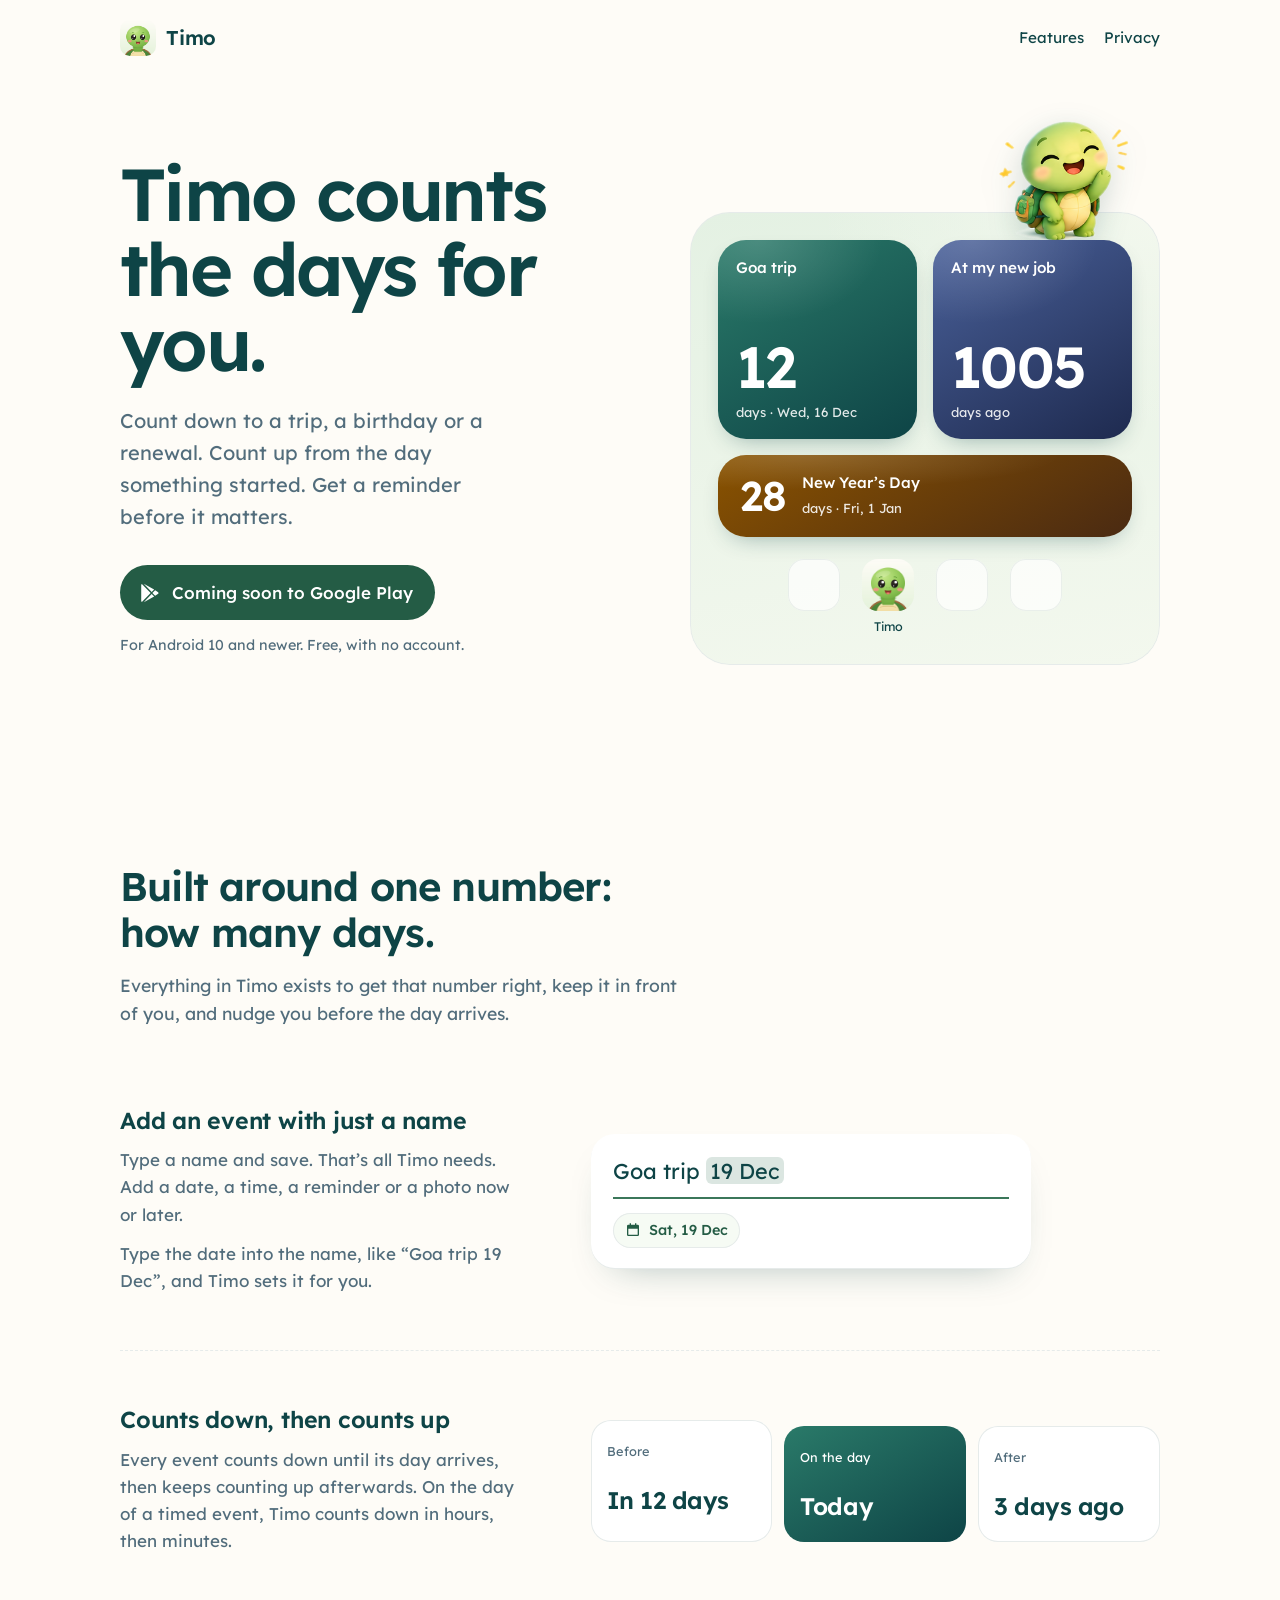
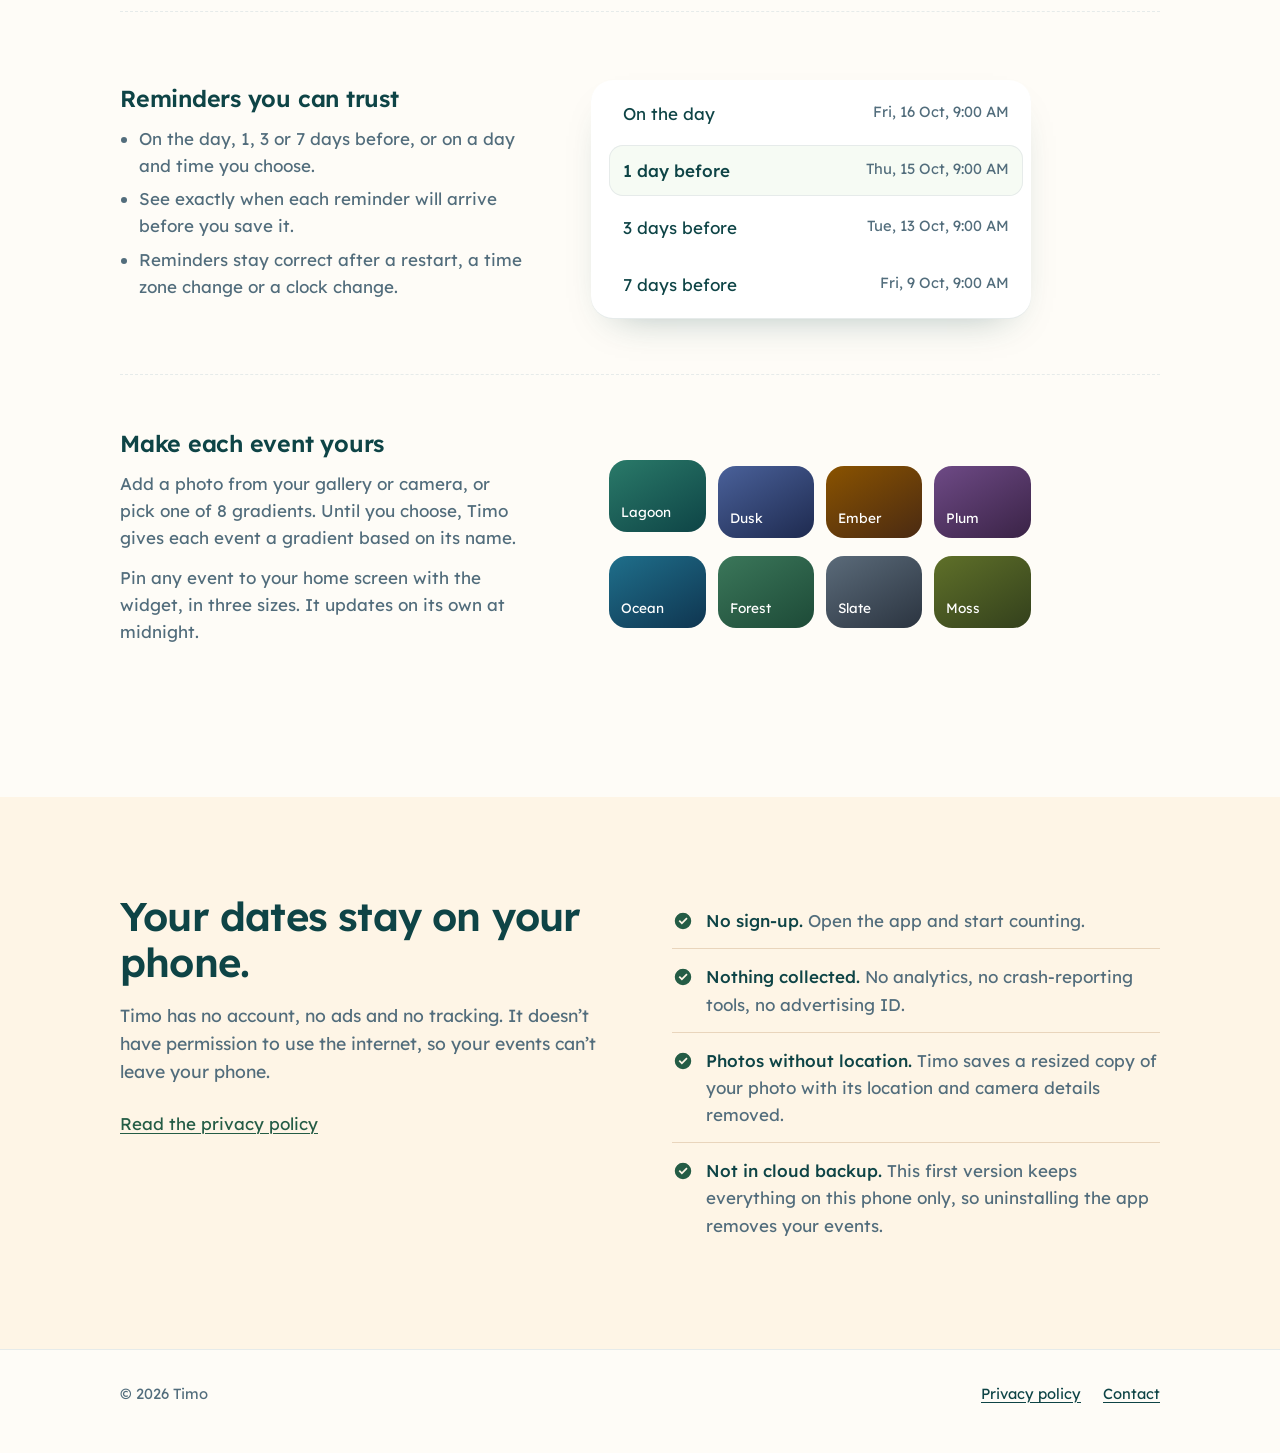
<file: index.html>
<!doctype html>
<html lang="en">
<head>
  <meta charset="utf-8">
  <meta name="viewport" content="width=device-width, initial-scale=1">
  <title>Timo — Days Counter &amp; Reminder</title>
  <meta name="description" content="Timo counts the days for you. Count down to a trip, a birthday or a renewal, count up from the day something started, and get reminded in time. No account, and your events stay on your phone.">
  <meta name="theme-color" content="#FEFCF7" media="(prefers-color-scheme: light)">
  <meta name="theme-color" content="#0F1F1C" media="(prefers-color-scheme: dark)">
  <link rel="icon" type="image/png" href="assets/img/favicon.png">
  <link rel="apple-touch-icon" href="assets/img/apple-touch-icon.png">

  <meta property="og:type" content="website">
  <meta property="og:title" content="Timo — Days Counter & Reminder">
  <meta property="og:description" content="Count down to big days, count up from milestones, and get reminded in time.">
  <meta property="og:image" content="https://lalkrishna.github.io/timo.github.io/assets/img/timo-share.png">
  <meta name="twitter:card" content="summary_large_image">

  <link rel="preconnect" href="https://fonts.googleapis.com">
  <link rel="preconnect" href="https://fonts.gstatic.com" crossorigin>
  <link href="https://fonts.googleapis.com/css2?family=Lexend:wght@400;500;600&display=swap" rel="stylesheet">
  <link rel="stylesheet" href="assets/styles.css">
</head>
<body>
  <a class="skip" href="#main">Skip to content</a>

  <header class="site-header">
    <div class="wrap">
      <a class="brand" href="./"><img src="assets/img/timo-icon.png" alt="" width="36" height="36">Timo</a>
      <nav class="site-nav" aria-label="Main">
        <a href="#features">Features</a>
        <a href="privacy/">Privacy</a>
      </nav>
    </div>
  </header>

  <main id="main">
    <section class="hero">
      <div class="wrap">
        <div>
          <h1>Timo counts the days for you.</h1>
          <p class="lede">Count down to a trip, a birthday or a renewal. Count up from the day something started. Get a reminder before it matters.</p>
          <!-- When the Play Store listing is public: change this to <a class="store" href="https://play.google.com/store/apps/details?id=app.philtre.timo"> and the text to "Get it on Google Play". -->
          <span class="store" aria-disabled="true">
            <svg viewBox="0 0 24 24" aria-hidden="true"><path fill="currentColor" d="M4.2 2.3a1.5 1.5 0 0 0-.7 1.3v16.8c0 .6.3 1 .7 1.3l9.6-9.7-9.6-9.7Zm10.7 8.6 2.7-2.7L6.3 1.8l8.6 9.1Zm0 2.2-8.6 9.1 11.3-6.4-2.7-2.7Zm3.8-4 2.9 1.7c1 .6 1 1.8 0 2.4l-2.9 1.7-3-2.9 3-2.9Z"/></svg>
            Coming soon to Google Play
          </span>
          <p class="store-note">For Android 10 and newer. Free, with no account.</p>
        </div>

        <div class="homescreen" aria-label="Timo widgets on an Android home screen">
          <img class="mascot" src="assets/img/timo-hello.png" alt="Timo the turtle waving" width="217" height="201">
          <div class="grid">
            <div class="widget lagoon" data-in-days="12">
              <span class="w-title">Goa trip</span>
              <span class="w-num" data-num>12</span>
              <span class="w-unit" data-unit>days</span>
            </div>
            <div class="widget dusk" data-since="2024-03-04">
              <span class="w-title">At my new job</span>
              <span class="w-num" data-num>960</span>
              <span class="w-unit" data-unit>days ago</span>
            </div>
            <div class="widget wide ember" data-next="01-01">
              <span class="w-num" data-num>73</span>
              <span class="w-text">
                <span class="w-title">New Year’s Day</span>
                <span class="w-unit" data-unit>days</span>
              </span>
            </div>
          </div>
          <div class="dock" aria-hidden="true">
            <span class="app"><span class="blank"></span></span>
            <span class="app"><img src="assets/img/timo-icon.png" alt="" width="52" height="52">Timo</span>
            <span class="app"><span class="blank"></span></span>
            <span class="app"><span class="blank"></span></span>
          </div>
        </div>
      </div>
    </section>

    <section class="section" id="features">
      <div class="wrap">
        <h2>Built around one number: how many days.</h2>
        <p class="intro">Everything in Timo exists to get that number right, keep it in front of you, and nudge you before the day arrives.</p>

        <div class="features">
          <div class="feature">
            <div>
              <h3>Add an event with just a name</h3>
              <p>Type a name and save. That’s all Timo needs. Add a date, a time, a reminder or a photo now or later.</p>
              <p>Type the date into the name, like “Goa trip 19 Dec”, and Timo sets it for you.</p>
            </div>
            <div class="quickadd" aria-hidden="true">
              <div class="qa-field">Goa trip <mark>19 Dec</mark></div>
              <span class="qa-chip">
                <svg viewBox="0 0 24 24"><path fill="currentColor" d="M7 2h2v2h6V2h2v2h2a2 2 0 0 1 2 2v13a2 2 0 0 1-2 2H5a2 2 0 0 1-2-2V6a2 2 0 0 1 2-2h2V2Zm12 8H5v9h14v-9Z"/></svg>
                Sat, 19 Dec
              </span>
            </div>
          </div>

          <div class="feature">
            <div>
              <h3>Counts down, then counts up</h3>
              <p>Every event counts down until its day arrives, then keeps counting up afterwards. On the day of a timed event, Timo counts down in hours, then minutes.</p>
            </div>
            <ol class="flip" aria-label="One event over time">
              <li><span class="when">Before</span><span class="count">In 12 days</span></li>
              <li class="today"><span class="when">On the day</span><span class="count">Today</span></li>
              <li><span class="when">After</span><span class="count">3 days ago</span></li>
            </ol>
          </div>

          <div class="feature">
            <div>
              <h3>Reminders you can trust</h3>
              <ul>
                <li>On the day, 1, 3 or 7 days before, or on a day and time you choose.</li>
                <li>See exactly when each reminder will arrive before you save it.</li>
                <li>Reminders stay correct after a restart, a time zone change or a clock change.</li>
              </ul>
            </div>
            <ul class="reminders" aria-label="Example reminder options for an event on Friday 16 October">
              <li><span>On the day</span><span>Fri, 16 Oct, 9:00 AM</span></li>
              <li class="on"><span>1 day before</span><span>Thu, 15 Oct, 9:00 AM</span></li>
              <li><span>3 days before</span><span>Tue, 13 Oct, 9:00 AM</span></li>
              <li><span>7 days before</span><span>Fri, 9 Oct, 9:00 AM</span></li>
            </ul>
          </div>

          <div class="feature">
            <div>
              <h3>Make each event yours</h3>
              <p>Add a photo from your gallery or camera, or pick one of 8 gradients. Until you choose, Timo gives each event a gradient based on its name.</p>
              <p>Pin any event to your home screen with the widget, in three sizes. It updates on its own at midnight.</p>
            </div>
            <ul class="swatches" aria-label="The 8 gradients">
              <li class="lagoon">lagoon</li>
              <li class="dusk">dusk</li>
              <li class="ember">ember</li>
              <li class="plum">plum</li>
              <li class="ocean">ocean</li>
              <li class="forest">forest</li>
              <li class="slate">slate</li>
              <li class="moss">moss</li>
            </ul>
          </div>
        </div>
      </div>
    </section>

    <section class="section privacy-band" id="privacy">
      <div class="wrap">
        <div>
          <h2>Your dates stay on your phone.</h2>
          <p class="intro">Timo has no account, no ads and no tracking. It doesn’t have permission to use the internet, so your events can’t leave your phone.</p>
          <p class="more"><a href="privacy/">Read the privacy policy</a></p>
        </div>
        <ul>
          <li><strong>No sign-up.</strong> Open the app and start counting.</li>
          <li><strong>Nothing collected.</strong> No analytics, no crash-reporting tools, no advertising ID.</li>
          <li><strong>Photos without location.</strong> Timo saves a resized copy of your photo with its location and camera details removed.</li>
          <li><strong>Not in cloud backup.</strong> This first version keeps everything on this phone only, so uninstalling the app removes your events.</li>
        </ul>
      </div>
    </section>
  </main>

  <footer class="site-footer">
    <div class="wrap">
      <span>© <span data-year>2026</span> Timo</span>
      <nav aria-label="Footer">
        <a href="privacy/">Privacy policy</a>
        <a href="mailto:806lalkrishna@gmail.com?subject=Timo">Contact</a>
      </nav>
    </div>
  </footer>

  <script>
    (function () {
      var DAY = 86400000;
      var WD = ["Sun", "Mon", "Tue", "Wed", "Thu", "Fri", "Sat"];
      var MO = ["Jan", "Feb", "Mar", "Apr", "May", "Jun", "Jul", "Aug", "Sep", "Oct", "Nov", "Dec"];
      function startOfDay(d) { return new Date(d.getFullYear(), d.getMonth(), d.getDate()); }
      function diffDays(a, b) { return Math.round((startOfDay(b) - startOfDay(a)) / DAY); }
      function label(d) { return WD[d.getDay()] + ", " + d.getDate() + " " + MO[d.getMonth()]; }
      function set(el, n, unit) {
        el.querySelector("[data-num]").textContent = n;
        el.querySelector("[data-unit]").textContent = unit;
      }
      var today = startOfDay(new Date());

      document.querySelectorAll("[data-in-days]").forEach(function (el) {
        var n = +el.dataset.inDays;
        var d = new Date(today.getFullYear(), today.getMonth(), today.getDate() + n);
        set(el, n, (n === 1 ? "day" : "days") + " · " + label(d));
      });
      document.querySelectorAll("[data-since]").forEach(function (el) {
        var p = el.dataset.since.split("-");
        var d = new Date(+p[0], +p[1] - 1, +p[2]);
        var n = diffDays(d, today);
        set(el, n, (n === 1 ? "day" : "days") + " ago");
      });
      document.querySelectorAll("[data-next]").forEach(function (el) {
        var p = el.dataset.next.split("-");
        var d = new Date(today.getFullYear(), +p[0] - 1, +p[1]);
        if (d < today) d = new Date(today.getFullYear() + 1, +p[0] - 1, +p[1]);
        var n = diffDays(today, d);
        if (n === 0) set(el, "Today", label(d));
        else set(el, n, (n === 1 ? "day" : "days") + " · " + label(d));
      });
      document.querySelectorAll("[data-year]").forEach(function (el) { el.textContent = today.getFullYear(); });
    })();
  </script>
</body>
</html>
</file>
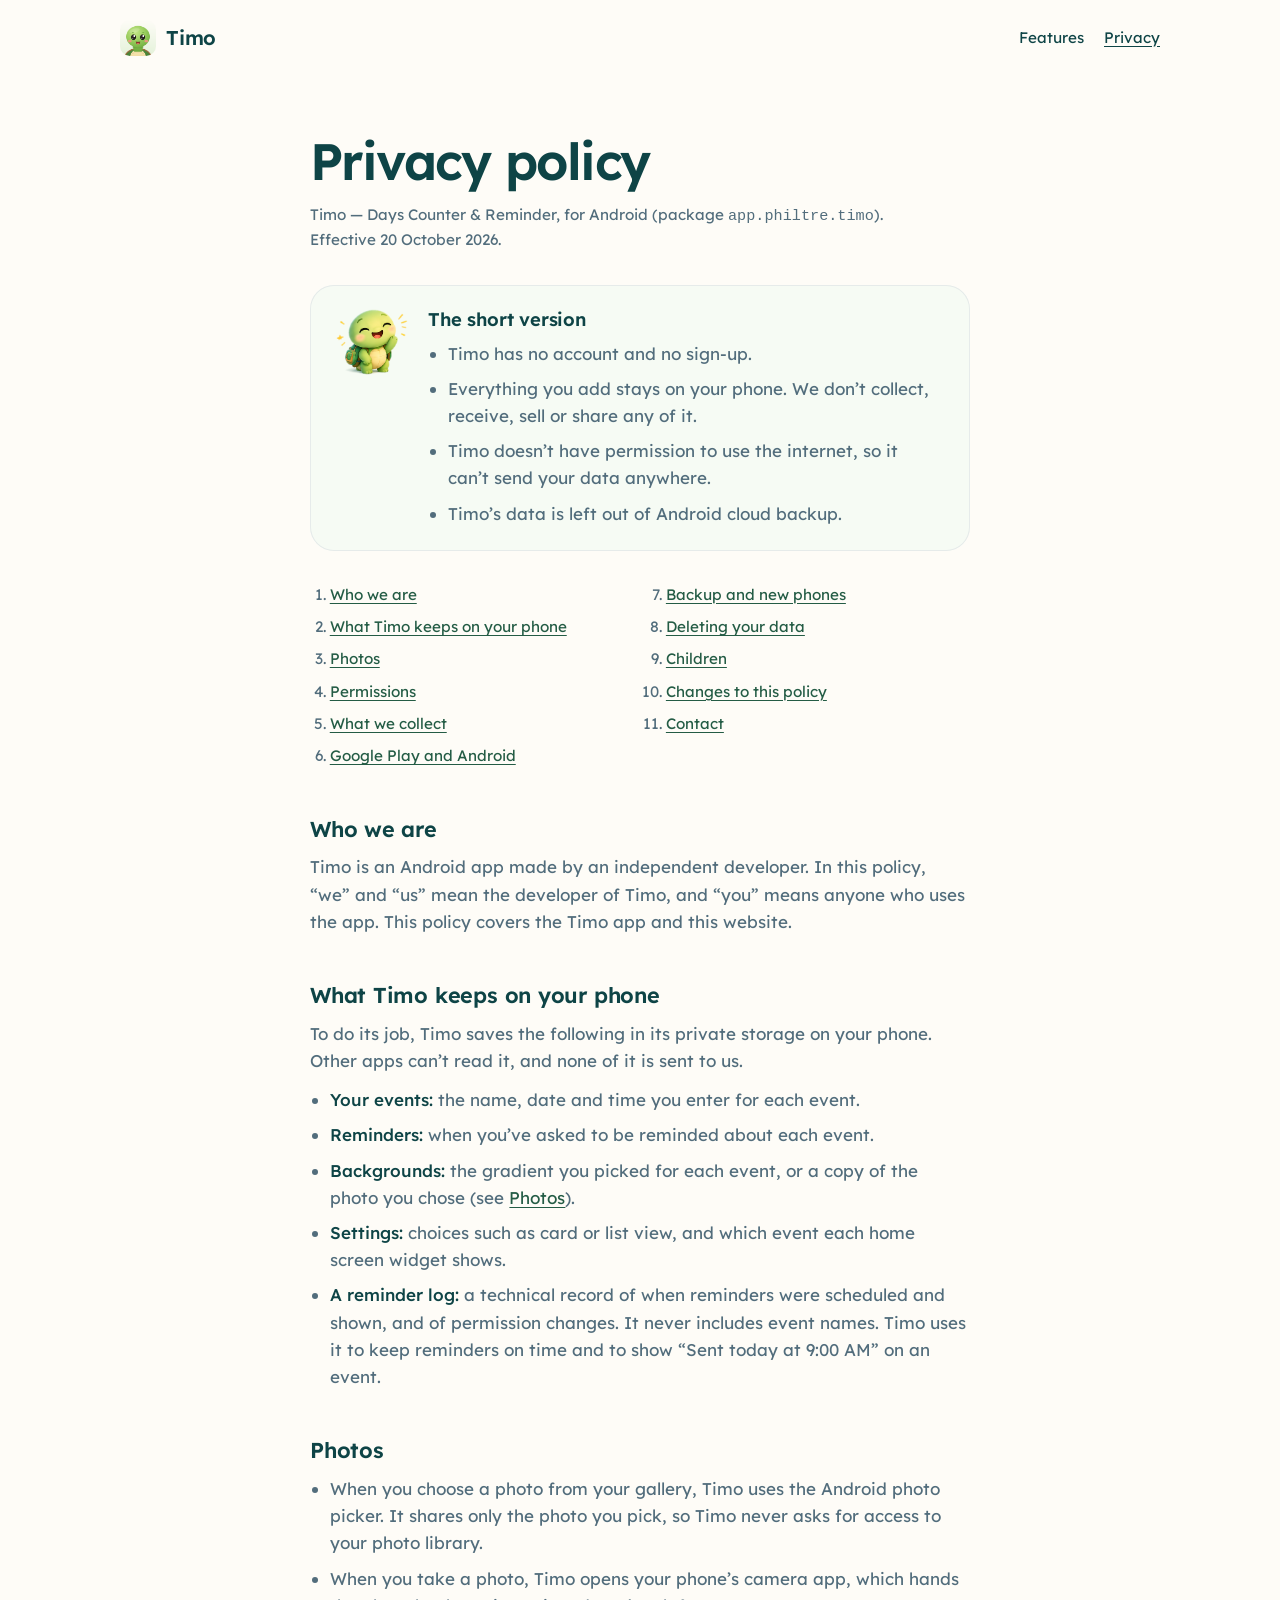
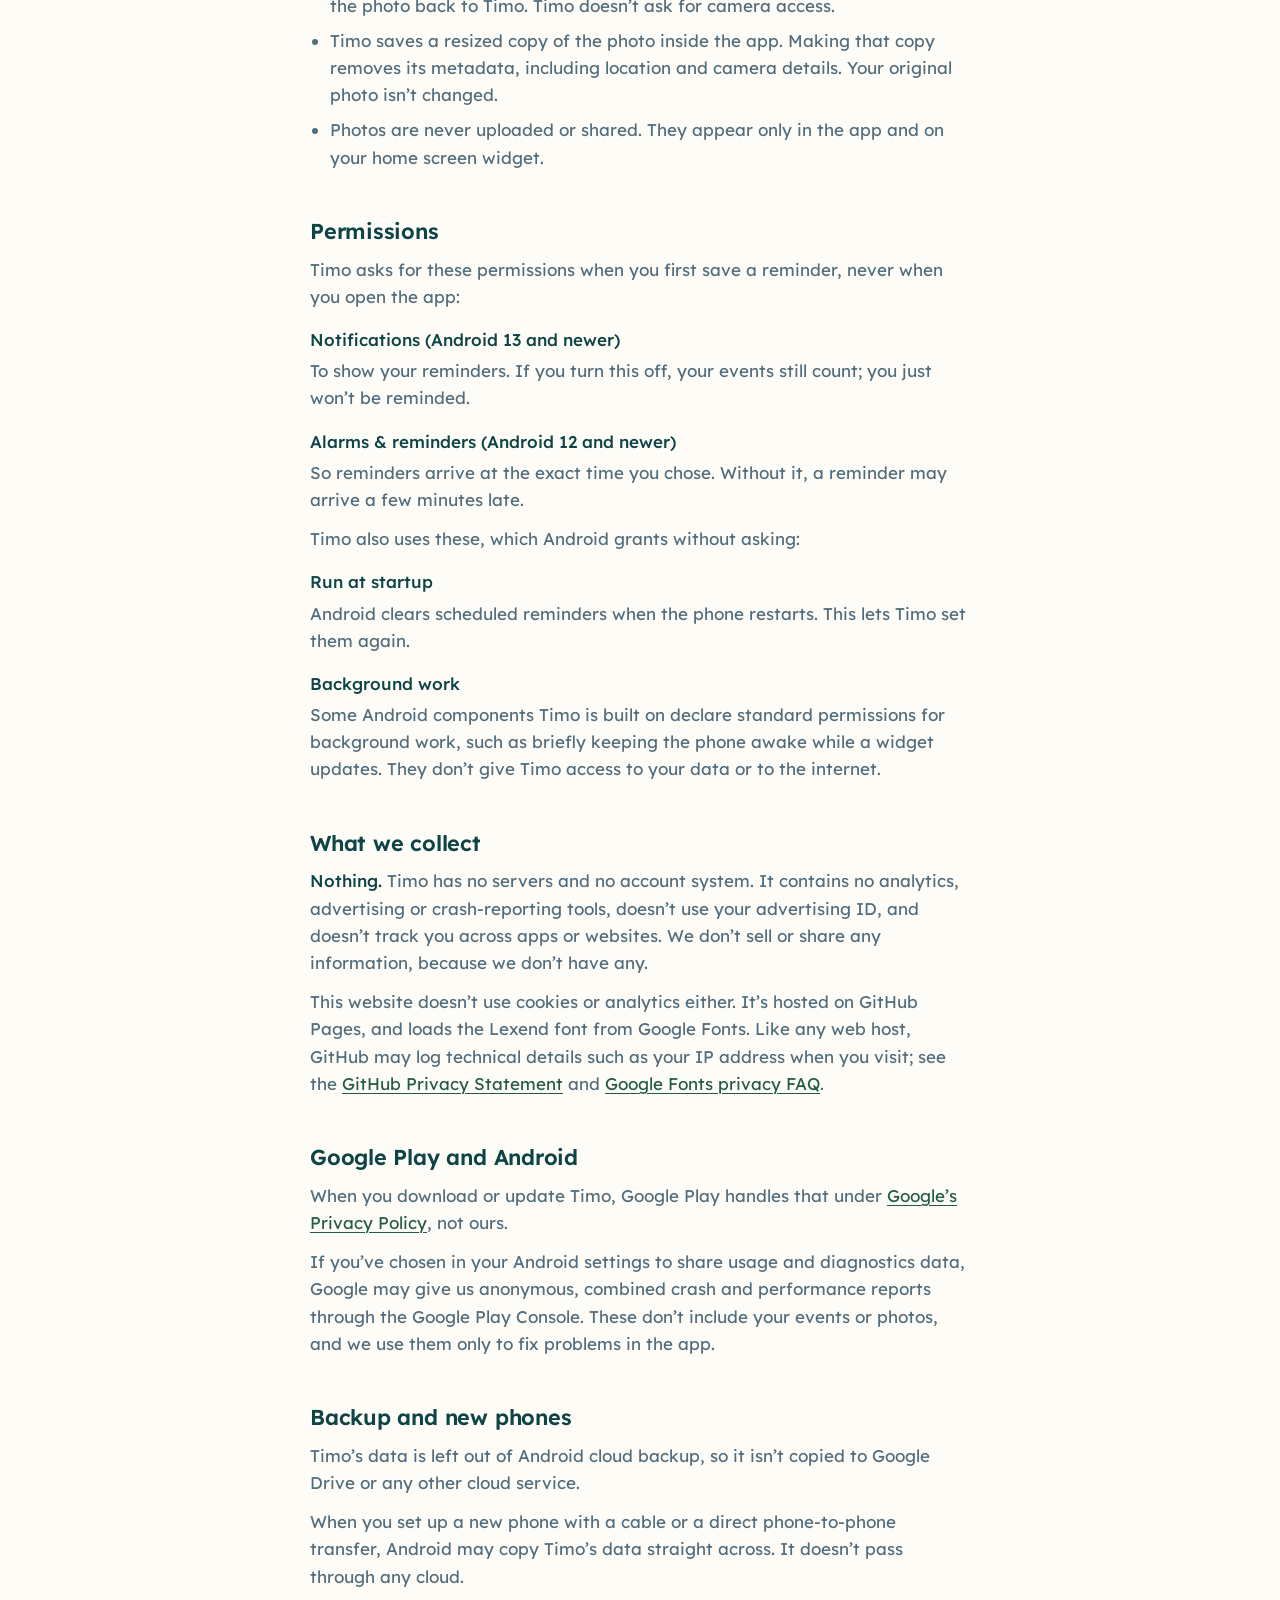
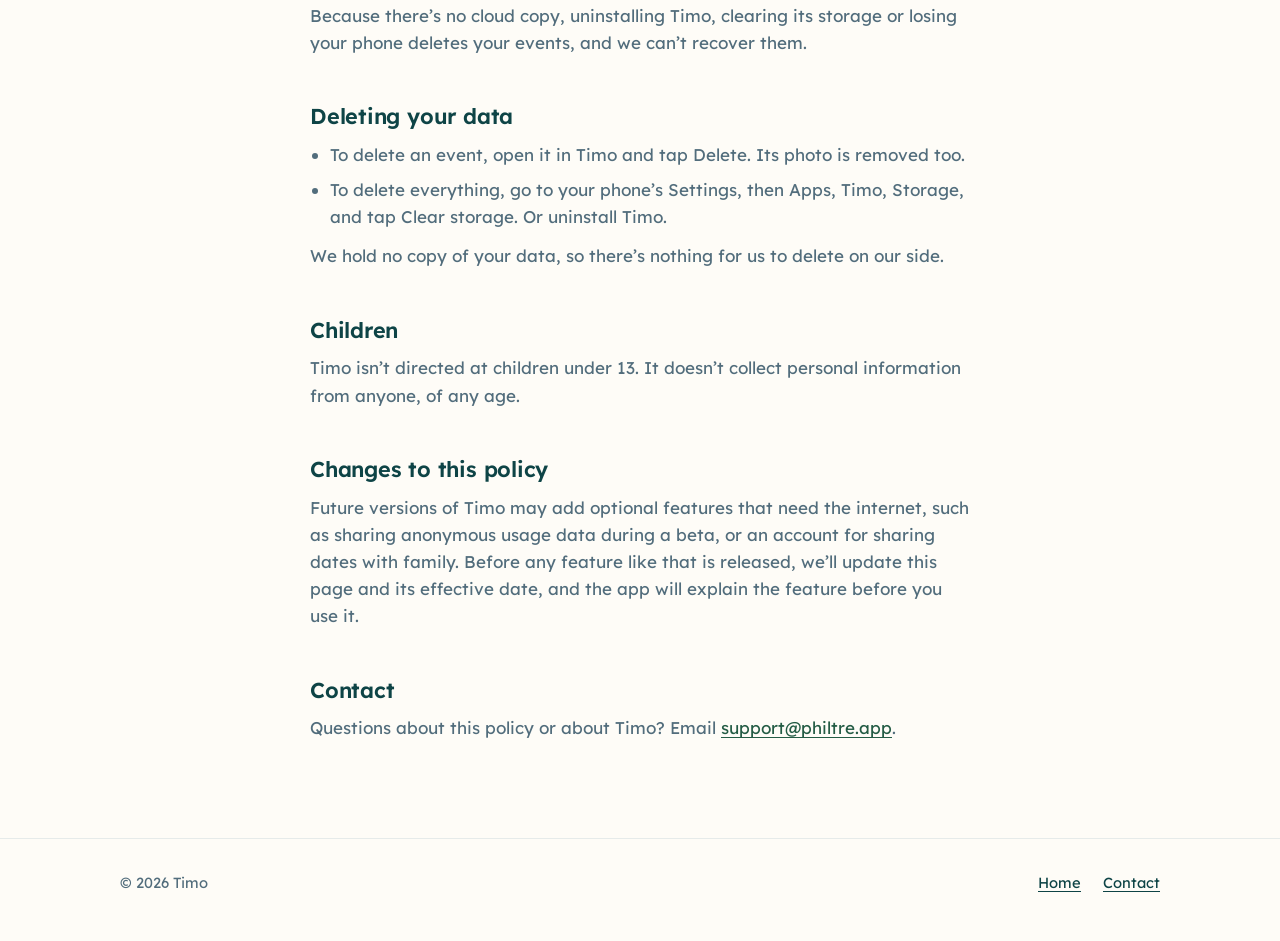
<file: privacy/index.html>
<!doctype html>
<html lang="en">
<head>
  <meta charset="utf-8">
  <meta name="viewport" content="width=device-width, initial-scale=1">
  <title>Privacy policy — Timo</title>
  <meta name="description" content="How Timo — Days Counter & Reminder handles your information. No account, nothing collected, and your events stay on your phone.">
  <meta name="theme-color" content="#FEFCF7" media="(prefers-color-scheme: light)">
  <meta name="theme-color" content="#0F1F1C" media="(prefers-color-scheme: dark)">
  <link rel="icon" type="image/png" href="../assets/img/favicon.png">
  <link rel="apple-touch-icon" href="../assets/img/apple-touch-icon.png">
  <link rel="preconnect" href="https://fonts.googleapis.com">
  <link rel="preconnect" href="https://fonts.gstatic.com" crossorigin>
  <link href="https://fonts.googleapis.com/css2?family=Lexend:wght@400;500;600&display=swap" rel="stylesheet">
  <link rel="stylesheet" href="../assets/styles.css">
</head>
<body>
  <a class="skip" href="#main">Skip to content</a>

  <header class="site-header">
    <div class="wrap">
      <a class="brand" href="../"><img src="../assets/img/timo-icon.png" alt="" width="36" height="36">Timo</a>
      <nav class="site-nav" aria-label="Main">
        <a href="../#features">Features</a>
        <a href="./" aria-current="page">Privacy</a>
      </nav>
    </div>
  </header>

  <main id="main" class="policy">
    <div class="wrap">
      <h1>Privacy policy</h1>
      <p class="meta">Timo — Days Counter &amp; Reminder, for Android (package <code>app.philtre.timo</code>).<br>Effective 20 October 2026.</p>

      <section class="summary" aria-labelledby="short">
        <img src="../assets/img/timo-hello.png" alt="" width="217" height="201">
        <div>
          <h2 id="short">The short version</h2>
          <ul>
            <li>Timo has no account and no sign-up.</li>
            <li>Everything you add stays on your phone. We don’t collect, receive, sell or share any of it.</li>
            <li>Timo doesn’t have permission to use the internet, so it can’t send your data anywhere.</li>
            <li>Timo’s data is left out of Android cloud backup.</li>
          </ul>
        </div>
      </section>

      <nav class="toc" aria-label="On this page">
        <ol>
          <li><a href="#who">Who we are</a></li>
          <li><a href="#stored">What Timo keeps on your phone</a></li>
          <li><a href="#photos">Photos</a></li>
          <li><a href="#permissions">Permissions</a></li>
          <li><a href="#collect">What we collect</a></li>
          <li><a href="#google">Google Play and Android</a></li>
          <li><a href="#backup">Backup and new phones</a></li>
          <li><a href="#delete">Deleting your data</a></li>
          <li><a href="#children">Children</a></li>
          <li><a href="#changes">Changes to this policy</a></li>
          <li><a href="#contact">Contact</a></li>
        </ol>
      </nav>

      <h2 id="who">Who we are</h2>
      <p>Timo is an Android app made by an independent developer. In this policy, “we” and “us” mean the developer of Timo, and “you” means anyone who uses the app. This policy covers the Timo app and this website.</p>

      <h2 id="stored">What Timo keeps on your phone</h2>
      <p>To do its job, Timo saves the following in its private storage on your phone. Other apps can’t read it, and none of it is sent to us.</p>
      <ul>
        <li><strong>Your events:</strong> the name, date and time you enter for each event.</li>
        <li><strong>Reminders:</strong> when you’ve asked to be reminded about each event.</li>
        <li><strong>Backgrounds:</strong> the gradient you picked for each event, or a copy of the photo you chose (see <a href="#photos">Photos</a>).</li>
        <li><strong>Settings:</strong> choices such as card or list view, and which event each home screen widget shows.</li>
        <li><strong>A reminder log:</strong> a technical record of when reminders were scheduled and shown, and of permission changes. It never includes event names. Timo uses it to keep reminders on time and to show “Sent today at 9:00 AM” on an event.</li>
      </ul>

      <h2 id="photos">Photos</h2>
      <ul>
        <li>When you choose a photo from your gallery, Timo uses the Android photo picker. It shares only the photo you pick, so Timo never asks for access to your photo library.</li>
        <li>When you take a photo, Timo opens your phone’s camera app, which hands the photo back to Timo. Timo doesn’t ask for camera access.</li>
        <li>Timo saves a resized copy of the photo inside the app. Making that copy removes its metadata, including location and camera details. Your original photo isn’t changed.</li>
        <li>Photos are never uploaded or shared. They appear only in the app and on your home screen widget.</li>
      </ul>

      <h2 id="permissions">Permissions</h2>
      <p>Timo asks for these permissions when you first save a reminder, never when you open the app:</p>
      <dl>
        <dt>Notifications (Android 13 and newer)</dt>
        <dd>To show your reminders. If you turn this off, your events still count; you just won’t be reminded.</dd>
        <dt>Alarms &amp; reminders (Android 12 and newer)</dt>
        <dd>So reminders arrive at the exact time you chose. Without it, a reminder may arrive a few minutes late.</dd>
      </dl>
      <p>Timo also uses these, which Android grants without asking:</p>
      <dl>
        <dt>Run at startup</dt>
        <dd>Android clears scheduled reminders when the phone restarts. This lets Timo set them again.</dd>
        <dt>Background work</dt>
        <dd>Some Android components Timo is built on declare standard permissions for background work, such as briefly keeping the phone awake while a widget updates. They don’t give Timo access to your data or to the internet.</dd>
      </dl>

      <h2 id="collect">What we collect</h2>
      <p><strong>Nothing.</strong> Timo has no servers and no account system. It contains no analytics, advertising or crash-reporting tools, doesn’t use your advertising ID, and doesn’t track you across apps or websites. We don’t sell or share any information, because we don’t have any.</p>
      <p>This website doesn’t use cookies or analytics either. It’s hosted on GitHub Pages, and loads the Lexend font from Google Fonts. Like any web host, GitHub may log technical details such as your IP address when you visit; see the <a href="https://docs.github.com/en/site-policy/privacy-policies/github-general-privacy-statement">GitHub Privacy Statement</a> and <a href="https://developers.google.com/fonts/faq/privacy">Google Fonts privacy FAQ</a>.</p>

      <h2 id="google">Google Play and Android</h2>
      <p>When you download or update Timo, Google Play handles that under <a href="https://policies.google.com/privacy">Google’s Privacy Policy</a>, not ours.</p>
      <p>If you’ve chosen in your Android settings to share usage and diagnostics data, Google may give us anonymous, combined crash and performance reports through the Google Play Console. These don’t include your events or photos, and we use them only to fix problems in the app.</p>

      <h2 id="backup">Backup and new phones</h2>
      <p>Timo’s data is left out of Android cloud backup, so it isn’t copied to Google Drive or any other cloud service.</p>
      <p>When you set up a new phone with a cable or a direct phone-to-phone transfer, Android may copy Timo’s data straight across. It doesn’t pass through any cloud.</p>
      <p>Because there’s no cloud copy, uninstalling Timo, clearing its storage or losing your phone deletes your events, and we can’t recover them.</p>

      <h2 id="delete">Deleting your data</h2>
      <ul>
        <li>To delete an event, open it in Timo and tap Delete. Its photo is removed too.</li>
        <li>To delete everything, go to your phone’s Settings, then Apps, Timo, Storage, and tap Clear storage. Or uninstall Timo.</li>
      </ul>
      <p>We hold no copy of your data, so there’s nothing for us to delete on our side.</p>

      <h2 id="children">Children</h2>
      <p>Timo isn’t directed at children under 13. It doesn’t collect personal information from anyone, of any age.</p>

      <h2 id="changes">Changes to this policy</h2>
      <p>Future versions of Timo may add optional features that need the internet, such as sharing anonymous usage data during a beta, or an account for sharing dates with family. Before any feature like that is released, we’ll update this page and its effective date, and the app will explain the feature before you use it.</p>

      <h2 id="contact">Contact</h2>
      <p>Questions about this policy or about Timo? Email <a href="mailto:support@philtre.app?subject=Timo%20privacy">support@philtre.app</a>.</p>
    </div>
  </main>

  <footer class="site-footer">
    <div class="wrap">
      <span>© 2026 Timo</span>
      <nav aria-label="Footer">
        <a href="../">Home</a>
        <a href="mailto:806lalkrishna@gmail.com?subject=Timo">Contact</a>
      </nav>
    </div>
  </footer>
</body>
</html>
</file>
<file: assets/styles.css>
/* Timo site. Tokens mirror the app's Timo design system (ui/theme/Color.kt). */

:root {
  --surface: #FEFCF7;
  --raised: #FFFFFF;
  --mint: #F6FBF4;
  --peach: #FEF5E6;
  --ink: #0E4446;
  --body: #526D7C;
  --forest: #3B775A;
  --forest-deep: #245C45;
  --on-forest: #FFFFFF;
  --hairline: #E6EBEA;
  --attention: #8A4B00;
  --wall-a: #E4F1E3;
  --wall-b: #F3F8EE;
  --shadow: 14, 68, 70;

  --g-lagoon: linear-gradient(150deg, #2A7A69, #0E4446);
  --g-dusk: linear-gradient(150deg, #4A619A, #1E2A4F);
  --g-ember: linear-gradient(150deg, #8A5300, #4A2A12);
  --g-plum: linear-gradient(150deg, #6E4A86, #3A2346);
  --g-ocean: linear-gradient(150deg, #1F6F8B, #0F3550);
  --g-forest: linear-gradient(150deg, #3B775A, #1D4A37);
  --g-slate: linear-gradient(150deg, #5B6B7A, #2B3440);
  --g-moss: linear-gradient(150deg, #5F7029, #33401C);

  --font: "Lexend", system-ui, -apple-system, "Segoe UI", Roboto, sans-serif;
  --measure: 66ch;
  --gutter: clamp(16px, 4vw, 40px);
  color-scheme: light dark;
}

@media (prefers-color-scheme: dark) {
  :root:not([data-theme="light"]) {
    --surface: #0F1F1C;
    --raised: #172B27;
    --mint: #142520;
    --peach: #261F17;
    --ink: #EAF3EE;
    --body: #A8C0C4;
    --forest: #6CBF92;
    --forest-deep: #8FD6B0;
    --on-forest: #0B2A1E;
    --hairline: #263A36;
    --attention: #F2B25C;
    --wall-a: #16302A;
    --wall-b: #1B2D26;
    --shadow: 0, 0, 0;
  }
}
:root[data-theme="dark"] {
  --surface: #0F1F1C;
  --raised: #172B27;
  --mint: #142520;
  --peach: #261F17;
  --ink: #EAF3EE;
  --body: #A8C0C4;
  --forest: #6CBF92;
  --forest-deep: #8FD6B0;
  --on-forest: #0B2A1E;
  --hairline: #263A36;
  --attention: #F2B25C;
  --wall-a: #16302A;
  --wall-b: #1B2D26;
  --shadow: 0, 0, 0;
}

*, *::before, *::after { box-sizing: border-box; }

html { -webkit-text-size-adjust: 100%; }

body {
  margin: 0;
  background: var(--surface);
  color: var(--body);
  font-family: var(--font);
  font-size: 1.0625rem;
  font-weight: 400;
  line-height: 1.6;
  overflow-x: hidden;
}

img { max-width: 100%; height: auto; display: block; }

a { color: var(--forest-deep); text-underline-offset: 0.18em; text-decoration-thickness: 1px; }
a:hover { text-decoration-thickness: 2px; }

:focus-visible {
  outline: 3px solid var(--forest);
  outline-offset: 3px;
  border-radius: 6px;
}

h1, h2, h3 { color: var(--ink); font-weight: 600; line-height: 1.15; margin: 0; }

.wrap {
  width: 100%;
  max-width: 1120px;
  margin: 0 auto;
  padding: 0 var(--gutter);
}

.skip {
  position: absolute; left: -999px; top: 8px;
  background: var(--ink); color: var(--surface);
  padding: 8px 14px; border-radius: 10px; z-index: 10;
}
.skip:focus { left: 8px; }

/* Header */

.site-header { padding: 20px 0; }
.site-header .wrap { display: flex; align-items: center; justify-content: space-between; gap: 16px; }

.brand {
  display: inline-flex; align-items: center; gap: 10px;
  color: var(--ink); text-decoration: none;
  font-weight: 600; font-size: 1.25rem; letter-spacing: -0.01em;
}
.brand img { width: 36px; height: 36px; border-radius: 10px; }

.site-nav { display: flex; gap: 20px; font-size: 0.95rem; }
.site-nav a { color: var(--ink); text-decoration: none; }
.site-nav a:hover, .site-nav a[aria-current="page"] { text-decoration: underline; }

/* Hero */

.hero { padding: clamp(24px, 6vw, 72px) 0 clamp(56px, 8vw, 104px); }
.hero .wrap {
  display: grid;
  grid-template-columns: minmax(0, 1.05fr) minmax(0, 1fr);
  gap: clamp(32px, 6vw, 80px);
  align-items: center;
}

.hero h1 {
  font-size: clamp(2.6rem, 6.4vw, 4.6rem);
  letter-spacing: -0.035em;
  line-height: 1.02;
  max-width: 11ch;
}

.hero .lede {
  margin: 24px 0 32px;
  font-size: clamp(1.1rem, 1.6vw, 1.25rem);
  max-width: 34ch;
}

.store {
  display: inline-flex; align-items: center; gap: 12px;
  padding: 14px 22px 14px 18px;
  border-radius: 999px;
  background: var(--forest-deep);
  color: var(--on-forest);
  font-weight: 500; text-decoration: none;
}
.store svg { width: 22px; height: 22px; flex: none; }
.store[aria-disabled="true"] { cursor: default; }
.store-note { margin: 14px 0 0; font-size: 0.9rem; }

/* The home screen: the one loud thing on the page */

.homescreen {
  position: relative;
  margin-top: 64px;
  padding: 28px;
  border-radius: 40px;
  background:
    radial-gradient(120% 80% at 100% 0%, var(--wall-b), transparent 60%),
    linear-gradient(170deg, var(--wall-a), var(--wall-b));
  box-shadow: inset 0 0 0 1px var(--hairline);
}

.homescreen .mascot {
  position: absolute;
  width: 132px;
  top: -92px; right: 30px;
  filter: drop-shadow(0 8px 14px rgba(var(--shadow), 0.18));
}

.grid {
  display: grid;
  grid-template-columns: repeat(4, minmax(0, 1fr));
  gap: 16px;
}

.widget {
  position: relative;
  aspect-ratio: 1;
  grid-column: span 2;
  border-radius: 28px;
  padding: 18px 18px 16px;
  color: #FFFFFF;
  display: flex; flex-direction: column;
  overflow: hidden;
  box-shadow: 0 10px 24px -12px rgba(var(--shadow), 0.45);
}
.widget::after {
  content: "";
  position: absolute; inset: 0;
  background: radial-gradient(90% 60% at 20% 0%, rgba(255,255,255,0.16), transparent 70%);
  pointer-events: none;
}
.widget.wide { grid-column: span 4; aspect-ratio: auto; flex-direction: row; align-items: center; gap: 16px; padding: 18px 22px; }

.w-title { font-size: 0.95rem; font-weight: 500; line-height: 1.25; }
.w-num { margin-top: auto; font-size: clamp(2.6rem, 5vw, 3.6rem); font-weight: 600; line-height: 1; letter-spacing: -0.03em; font-variant-numeric: tabular-nums; }
.w-unit { margin-top: 6px; font-size: 0.82rem; opacity: 0.88; }
.wide .w-num { margin-top: 0; font-size: 2.6rem; }
.wide .w-text { display: flex; flex-direction: column; }

.lagoon { background: var(--g-lagoon); }
.dusk { background: var(--g-dusk); }
.ember { background: var(--g-ember); }
.plum { background: var(--g-plum); }
.ocean { background: var(--g-ocean); }
.forest { background: var(--g-forest); }
.slate { background: var(--g-slate); }
.moss { background: var(--g-moss); }

.dock {
  margin-top: 22px;
  display: flex; justify-content: center; gap: 22px;
}
.app {
  display: flex; flex-direction: column; align-items: center; gap: 6px;
  font-size: 0.78rem; color: var(--ink);
}
.app img, .app span.blank {
  width: 52px; height: 52px; border-radius: 16px;
}
.app span.blank { display: block; background: var(--raised); opacity: 0.7; box-shadow: inset 0 0 0 1px var(--hairline); }

/* Sections */

.section { padding: clamp(56px, 8vw, 96px) 0; }
.section + .section { border-top: 1px solid var(--hairline); }

.section h2 {
  font-size: clamp(1.8rem, 3.4vw, 2.5rem);
  letter-spacing: -0.02em;
  max-width: 20ch;
}
.section .intro { margin: 16px 0 0; max-width: 52ch; font-size: 1.1rem; }

.feature {
  display: grid;
  grid-template-columns: minmax(0, 5fr) minmax(0, 7fr);
  gap: clamp(24px, 5vw, 72px);
  align-items: center;
  padding: clamp(32px, 5vw, 56px) 0;
}
.feature + .feature { border-top: 1px dashed var(--hairline); }
.feature h3 { font-size: 1.45rem; letter-spacing: -0.01em; }
.feature p { margin: 12px 0 0; max-width: 44ch; }
.feature ul { margin: 12px 0 0; padding-left: 1.1em; max-width: 44ch; }
.feature li + li { margin-top: 6px; }

.features { margin-top: 24px; }

/* Quick add mock */
.quickadd {
  background: var(--raised);
  border-radius: 24px;
  padding: 20px 22px;
  box-shadow: 0 1px 0 var(--hairline), 0 18px 40px -24px rgba(var(--shadow), 0.4);
  max-width: 440px;
}
.qa-field {
  font-size: 1.35rem; color: var(--ink);
  border-bottom: 2px solid var(--forest);
  padding-bottom: 8px;
}
.qa-field mark {
  background: color-mix(in srgb, var(--forest) 18%, transparent);
  color: inherit; border-radius: 6px; padding: 0 4px;
}
.qa-chip {
  display: inline-flex; align-items: center; gap: 8px;
  margin-top: 14px;
  padding: 6px 12px; border-radius: 999px;
  background: var(--mint);
  box-shadow: inset 0 0 0 1px var(--hairline);
  color: var(--forest-deep); font-size: 0.9rem; font-weight: 500;
}
.qa-chip svg { width: 16px; height: 16px; }

/* Down, then up */
.flip {
  list-style: none; margin: 0; padding: 0;
  display: grid; grid-template-columns: repeat(3, minmax(0, 1fr)); gap: 12px;
}
.flip li {
  border-radius: 20px;
  padding: 16px;
  background: var(--raised);
  box-shadow: inset 0 0 0 1px var(--hairline);
}
.flip .when { font-size: 0.8rem; }
.flip .count { display: block; margin-top: 18px; font-size: 1.5rem; font-weight: 600; color: var(--ink); letter-spacing: -0.02em; }
.flip li.today { background: var(--g-lagoon); box-shadow: none; }
.flip li.today .when, .flip li.today .count { color: #FFFFFF; }

/* Reminder options */
.reminders {
  list-style: none; margin: 0; padding: 8px; max-width: 440px;
  background: var(--raised); border-radius: 22px;
  box-shadow: 0 1px 0 var(--hairline), 0 18px 40px -24px rgba(var(--shadow), 0.4);
}
.reminders li {
  display: flex; justify-content: space-between; gap: 16px;
  padding: 12px 14px; border-radius: 14px;
  color: var(--ink);
}
.reminders li span:last-child { color: var(--body); font-size: 0.92rem; text-align: right; }
.reminders li.on { background: var(--mint); box-shadow: inset 0 0 0 1px var(--hairline); }
.reminders li.on span:first-child { font-weight: 500; }

/* Gradients */
.swatches {
  list-style: none; margin: 0; padding: 0;
  display: grid; grid-template-columns: repeat(4, minmax(0, 1fr)); gap: 12px;
}
.swatches li {
  aspect-ratio: 4 / 3;
  border-radius: 18px;
  padding: 10px 12px;
  display: flex; align-items: flex-end;
  color: #FFFFFF; font-size: 0.85rem; text-transform: capitalize;
}

/* Privacy band */
.privacy-band { background: var(--peach); border-top: 0 !important; }
.privacy-band .wrap {
  display: grid; grid-template-columns: minmax(0, 1fr) minmax(0, 1fr);
  gap: clamp(24px, 5vw, 72px); align-items: start;
}
.privacy-band ul { margin: 0; padding: 0; list-style: none; }
.privacy-band li {
  padding: 14px 0 14px 34px;
  position: relative;
  border-bottom: 1px solid color-mix(in srgb, var(--attention) 18%, transparent);
}
.privacy-band li:last-child { border-bottom: 0; }
.privacy-band li::before {
  content: "";
  position: absolute; left: 2px; top: 19px;
  width: 18px; height: 18px; border-radius: 50%;
  background: var(--forest-deep);
  -webkit-mask: url("data:image/svg+xml,%3Csvg xmlns='http://www.w3.org/2000/svg' viewBox='0 0 24 24'%3E%3Cpath d='M12 1a11 11 0 1 0 0 22 11 11 0 0 0 0-22Zm-1.5 15.6-4.3-4.3 1.6-1.6 2.7 2.7 6-6 1.6 1.6-7.6 7.6Z'/%3E%3C/svg%3E") center / contain no-repeat;
          mask: url("data:image/svg+xml,%3Csvg xmlns='http://www.w3.org/2000/svg' viewBox='0 0 24 24'%3E%3Cpath d='M12 1a11 11 0 1 0 0 22 11 11 0 0 0 0-22Zm-1.5 15.6-4.3-4.3 1.6-1.6 2.7 2.7 6-6 1.6 1.6-7.6 7.6Z'/%3E%3C/svg%3E") center / contain no-repeat;
}
.privacy-band li strong { color: var(--ink); font-weight: 500; }
.privacy-band .more { margin-top: 24px; }

/* Footer */
.site-footer {
  padding: 32px 0 48px;
  border-top: 1px solid var(--hairline);
  font-size: 0.92rem;
}
.site-footer .wrap { display: flex; flex-wrap: wrap; gap: 12px 28px; justify-content: space-between; align-items: center; }
.site-footer nav { display: flex; flex-wrap: wrap; gap: 8px 22px; }
.site-footer a { color: var(--ink); }

/* Privacy policy page */

.policy { padding: clamp(24px, 5vw, 56px) 0 clamp(56px, 8vw, 96px); }
.policy .wrap { max-width: calc(var(--measure) + 2 * var(--gutter)); }
.policy h1 { font-size: clamp(2.2rem, 5vw, 3.2rem); letter-spacing: -0.03em; }
.policy .meta { margin: 12px 0 0; font-size: 0.95rem; }
.policy h2 { font-size: 1.35rem; margin: 48px 0 0; letter-spacing: -0.01em; }
.policy h3 { font-size: 1.05rem; margin: 24px 0 0; }
.policy p, .policy ul, .policy dl { margin: 12px 0 0; }
.policy ul { padding-left: 1.2em; }
.policy li + li { margin-top: 8px; }
.policy strong { color: var(--ink); font-weight: 500; }
.policy dt { color: var(--ink); font-weight: 500; margin-top: 16px; }
.policy dd { margin: 4px 0 0; }

.summary {
  margin-top: 32px;
  padding: 24px 26px;
  border-radius: 24px;
  background: var(--mint);
  box-shadow: inset 0 0 0 1px var(--hairline);
  display: grid; grid-template-columns: auto 1fr; gap: 20px; align-items: start;
}
.summary img { width: 72px; }
.summary h2 { margin: 0; font-size: 1.15rem; }
.summary ul { margin-top: 10px; }

.toc { margin-top: 32px; font-size: 0.95rem; }
.toc ol { margin: 8px 0 0; padding-left: 1.3em; columns: 2; column-gap: 32px; }
.toc li { break-inside: avoid; margin: 0 0 6px; }

/* Responsive */

@media (max-width: 880px) {
  .hero .wrap, .privacy-band .wrap { grid-template-columns: 1fr; }
  .hero h1 { max-width: 13ch; }
  .homescreen { margin-top: 96px; }
  .feature { grid-template-columns: 1fr; }
}

@media (max-width: 520px) {
  .homescreen { padding: 18px; border-radius: 32px; }
  .homescreen .mascot { width: 104px; top: -74px; right: 18px; }
  .grid { gap: 12px; }
  .widget { border-radius: 22px; padding: 14px; }
  .widget.wide { padding: 14px 16px; }
  .w-num { font-size: 2.4rem; }
  .wide .w-num { font-size: 2.1rem; }
  .w-title { font-size: 0.85rem; }
  .w-unit { font-size: 0.74rem; }
  .flip { grid-template-columns: 1fr; }
  .flip .count { margin-top: 6px; }
  .swatches { grid-template-columns: repeat(2, minmax(0, 1fr)); }
  .swatches li { aspect-ratio: 5 / 2; }
  .summary { grid-template-columns: 1fr; }
  .toc ol { columns: 1; }
  .site-nav { gap: 14px; }
}

@media (prefers-reduced-motion: no-preference) {
  .homescreen .mascot { animation: peek 700ms cubic-bezier(.2,.9,.3,1.2) 250ms both; }
  @keyframes peek {
    from { transform: translateY(40px); opacity: 0; }
    to { transform: none; opacity: 1; }
  }
}
</file>
